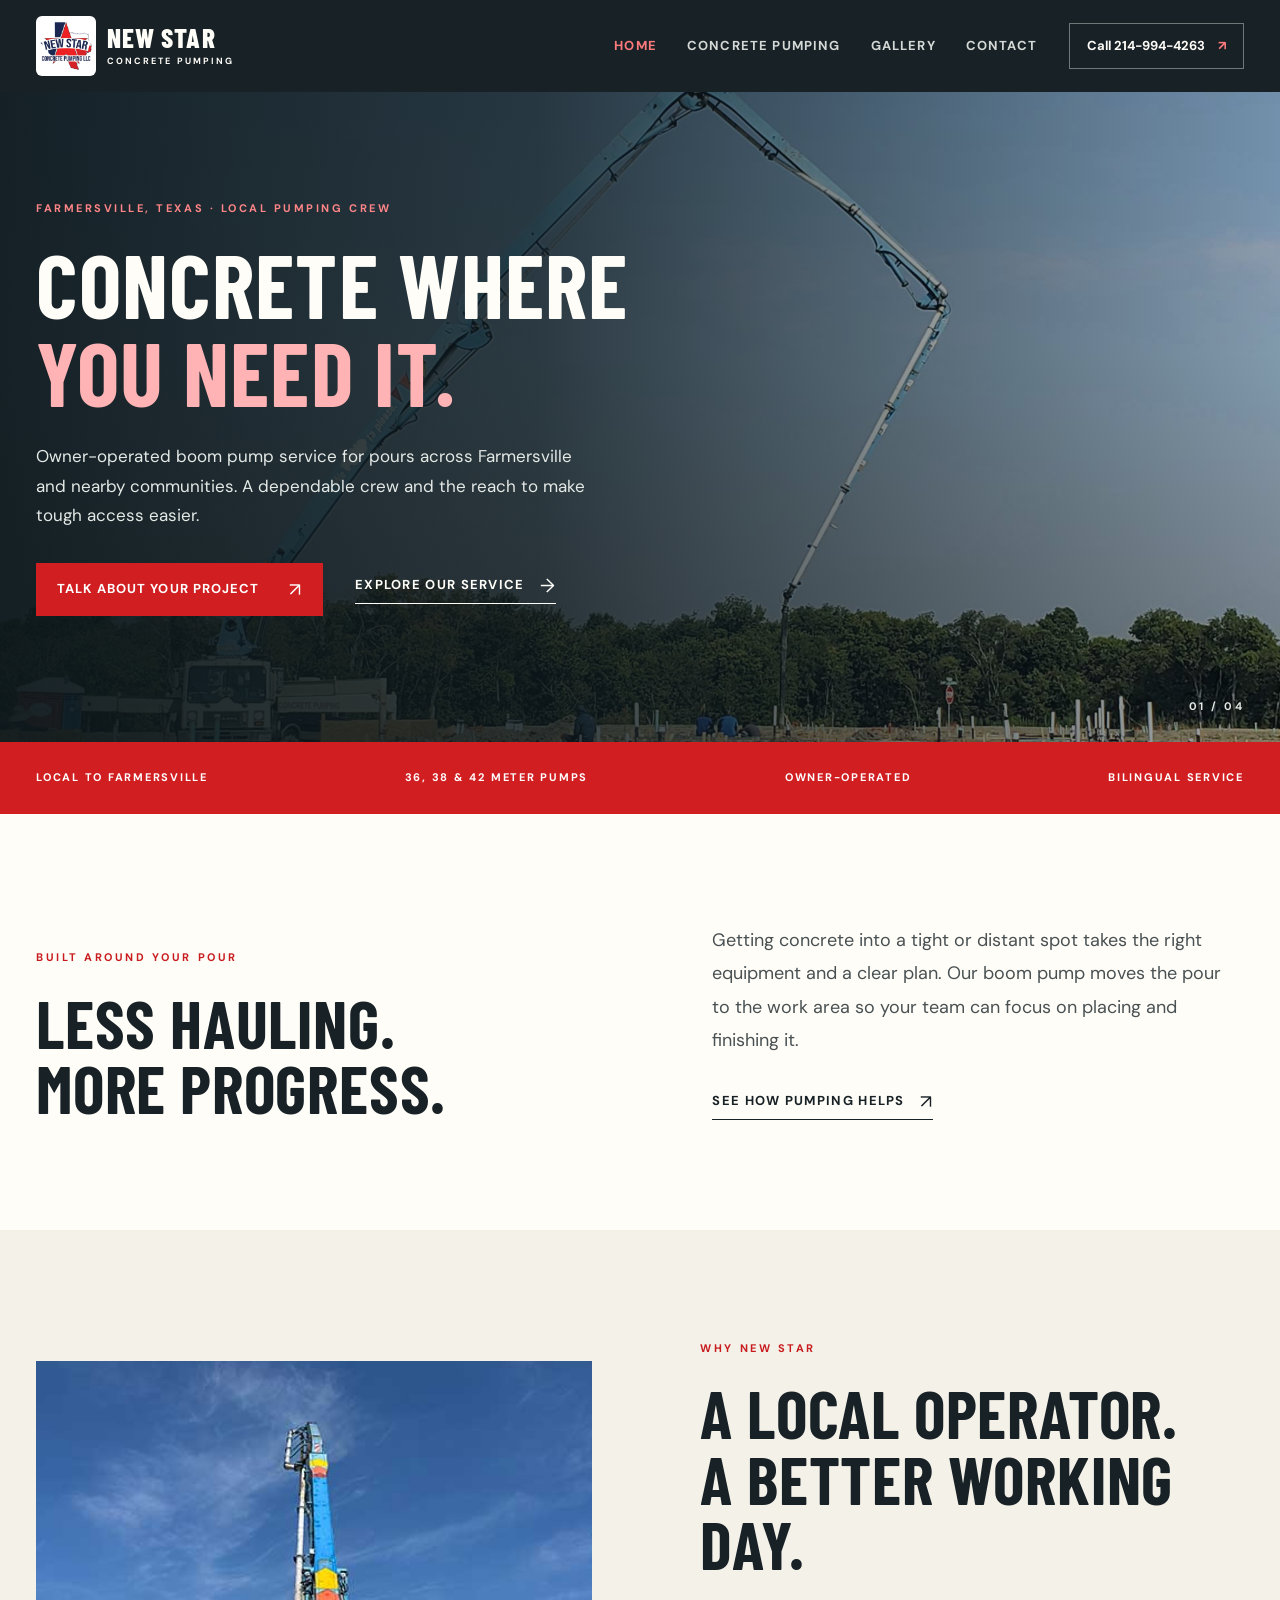
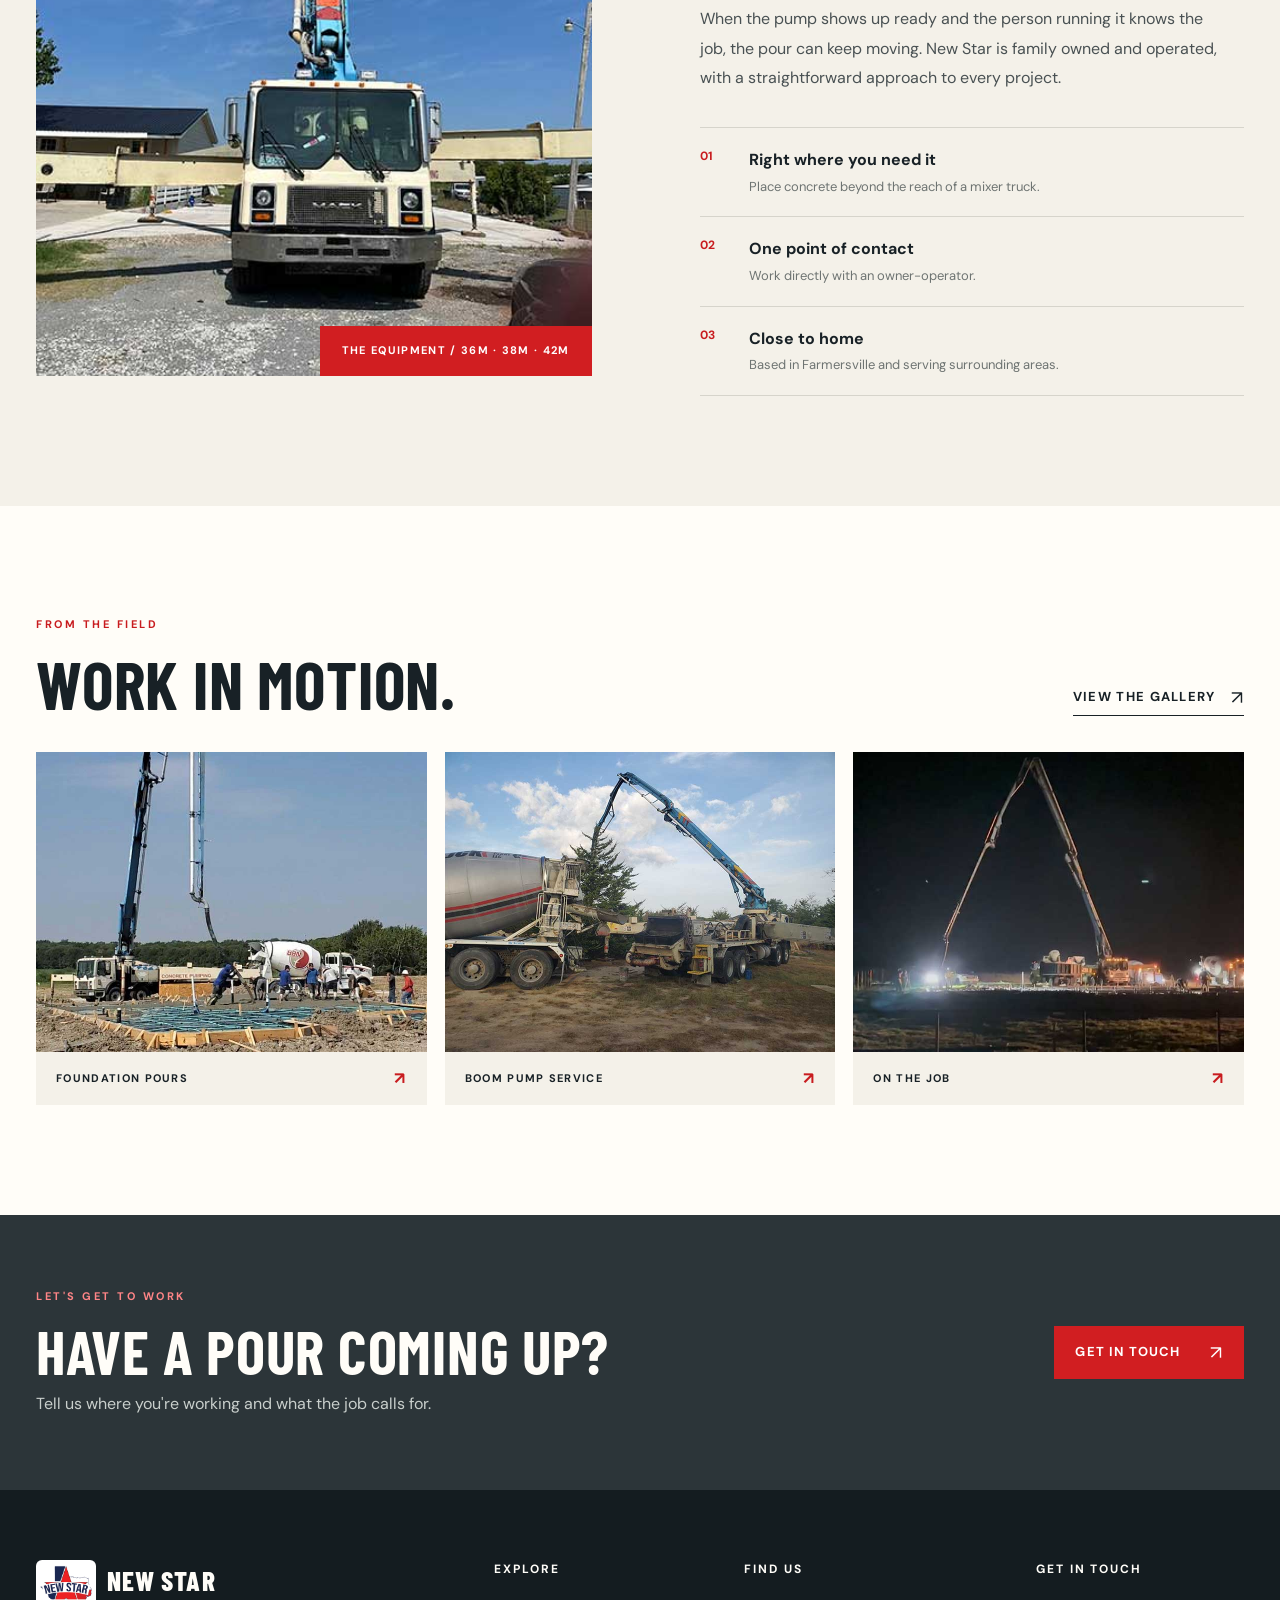
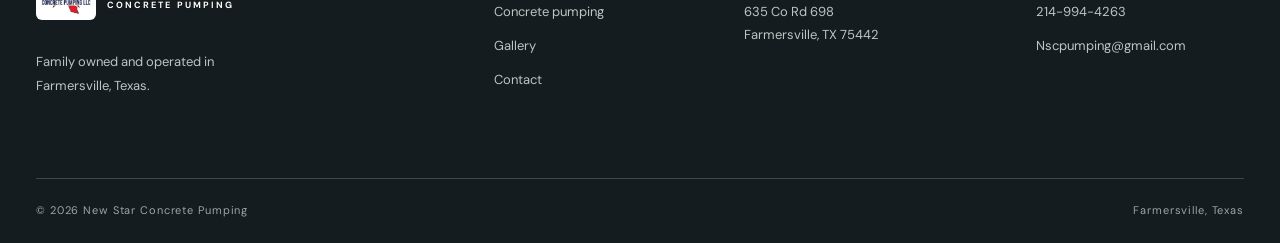
<file: index.html>
<!doctype html>
<html lang="en">
<head>
  <meta charset="utf-8">
  <meta name="viewport" content="width=device-width, initial-scale=1">
  <meta name="theme-color" content="#182126">
  <meta name="description" content="New Star Concrete Pumping provides owner-operated boom pump service in Farmersville, Texas and surrounding communities.">
  <title>New Star Concrete Pumping | Farmersville, TX</title>
  <link rel="icon" type="image/jpeg" href="assets/logo.jpg">
  <link rel="stylesheet" href="styles.css">
  <script src="site-config.js" defer></script>
  <script src="site.js" defer></script>
</head>
<body>
  <a class="skip-link" href="#main">Skip to content</a>
  <header class="site-header">
    <div class="header-inner wrap">
      <a class="brand" href="./" aria-label="New Star Concrete Pumping home"><img src="assets/logo.jpg" alt="" width="60" height="60"><span>NEW STAR<small>CONCRETE PUMPING</small></span></a>
      <button class="menu-button" type="button" data-menu-button aria-expanded="false" aria-controls="primary-nav">Menu <span aria-hidden="true">☰</span></button>
      <nav id="primary-nav" class="site-nav" data-menu aria-label="Main navigation"><a href="./" aria-current="page">Home</a><a href="concrete-pumping/">Concrete pumping</a><a href="gallery/">Gallery</a><a href="contact-us/">Contact</a></nav>
      <a class="header-call" href="tel:+12149944263">Call 214-994-4263 <span aria-hidden="true">↗</span></a>
    </div>
  </header>
  <main id="main">
    <section class="hero home-hero">
      <div class="hero-photo" role="img" aria-label="Concrete boom pump working at a construction site"></div>
      <div class="wrap hero-content"><p class="eyebrow light">FARMERSVILLE, TEXAS · LOCAL PUMPING CREW</p><h1>Concrete where<br><em>you need it.</em></h1><p>Owner-operated boom pump service for pours across Farmersville and nearby communities. A dependable crew and the reach to make tough access easier.</p><div class="button-row"><a class="button button-accent" href="contact-us/">Talk about your project <span aria-hidden="true">↗</span></a><a class="text-link light-link" href="concrete-pumping/">Explore our service <span aria-hidden="true">→</span></a></div></div>
      <div class="hero-index" aria-hidden="true">01 / 04</div>
    </section>
    <div class="service-strip"><div class="wrap strip-inner"><span>LOCAL TO FARMERSVILLE</span><span>36, 38 &amp; 42 METER PUMPS</span><span>OWNER-OPERATED</span><span>BILINGUAL SERVICE</span></div></div>
    <section class="section intro-section"><div class="wrap intro-grid"><div><p class="eyebrow">BUILT AROUND YOUR POUR</p><h2>Less hauling.<br>More progress.</h2></div><div class="intro-copy"><p>Getting concrete into a tight or distant spot takes the right equipment and a clear plan. Our boom pump moves the pour to the work area so your team can focus on placing and finishing it.</p><a class="text-link" href="concrete-pumping/">See how pumping helps <span aria-hidden="true">↗</span></a></div></div></section>
    <section class="section feature-section"><div class="wrap feature-grid"><div class="feature-image"><img src="assets/new-star-concrete-boom-pump.jpg" alt="New Star concrete boom pump set up on a job site" loading="lazy" width="500" height="667"><div class="image-tag">THE EQUIPMENT / 36M · 38M · 42M</div></div><div class="feature-content"><p class="eyebrow">WHY NEW STAR</p><h2>A local operator.<br>A better working day.</h2><p>When the pump shows up ready and the person running it knows the job, the pour can keep moving. New Star is family owned and operated, with a straightforward approach to every project.</p><div class="feature-list"><div><span>01</span><strong>Right where you need it</strong><p>Place concrete beyond the reach of a mixer truck.</p></div><div><span>02</span><strong>One point of contact</strong><p>Work directly with an owner-operator.</p></div><div><span>03</span><strong>Close to home</strong><p>Based in Farmersville and serving surrounding areas.</p></div></div></div></div></section>
    <section class="section work-section"><div class="wrap"><div class="section-heading"><div><p class="eyebrow">FROM THE FIELD</p><h2>Work in motion.</h2></div><a class="text-link" href="gallery/">View the gallery <span aria-hidden="true">↗</span></a></div><div class="work-grid"><a href="gallery/" class="work-card"><img src="assets/pouring-a-foundation-in-farmersville.jpg" alt="Concrete being placed for a foundation in Farmersville" loading="lazy" width="770" height="584"><span>FOUNDATION POURS <span aria-hidden="true">↗</span></span></a><a href="gallery/" class="work-card"><img src="assets/concrete-truck-and-pump-boom.jpg" alt="Mixer truck alongside a concrete pump boom" loading="lazy" width="800" height="600"><span>BOOM PUMP SERVICE <span aria-hidden="true">↗</span></span></a><a href="gallery/" class="work-card"><img src="assets/concrete-pumping-at-night.jpg" alt="Concrete pumping work after dark" loading="lazy" width="800" height="505"><span>ON THE JOB <span aria-hidden="true">↗</span></span></a></div></div></section>
    <section class="callout"><div class="wrap callout-inner"><div><p class="eyebrow light">LET'S GET TO WORK</p><h2>Have a pour coming up?</h2><p>Tell us where you're working and what the job calls for.</p></div><a class="button button-accent" href="contact-us/">Get in touch <span aria-hidden="true">↗</span></a></div></section>
  </main>
  <footer class="site-footer"><div class="wrap footer-grid"><div><a class="brand footer-brand" href="./"><img src="assets/logo.jpg" alt="" width="60" height="60"><span>NEW STAR<small>CONCRETE PUMPING</small></span></a><p>Family owned and operated in Farmersville, Texas.</p></div><div><h2>Explore</h2><a href="concrete-pumping/">Concrete pumping</a><a href="gallery/">Gallery</a><a href="contact-us/">Contact</a></div><div><h2>Find us</h2><p>635 Co Rd 698<br>Farmersville, TX 75442</p></div><div><h2>Get in touch</h2><a href="tel:+12149944263">214-994-4263</a><a href="mailto:Nscpumping@gmail.com">Nscpumping@gmail.com</a></div></div><div class="wrap footer-bottom"><span>© <span data-year>2026</span> New Star Concrete Pumping</span><span>Farmersville, Texas</span></div></footer>
</body>
</html>
</file>
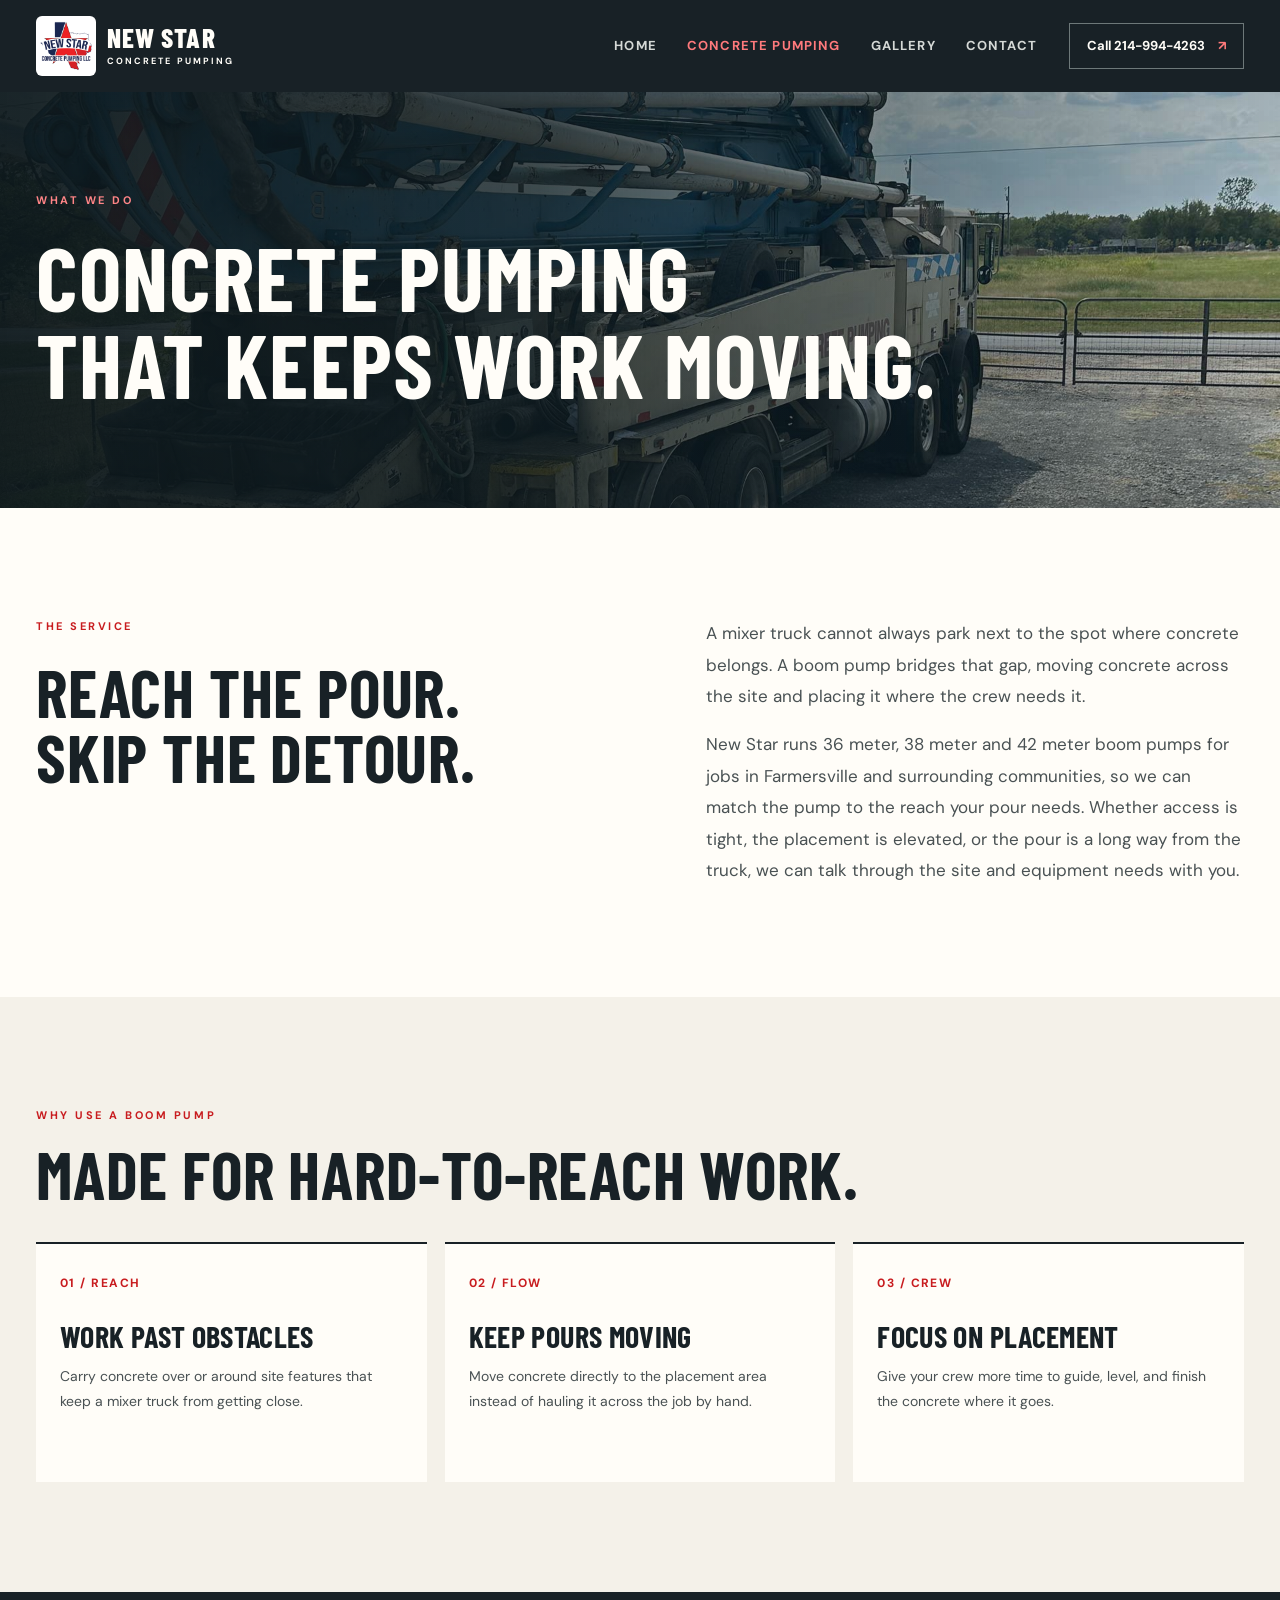
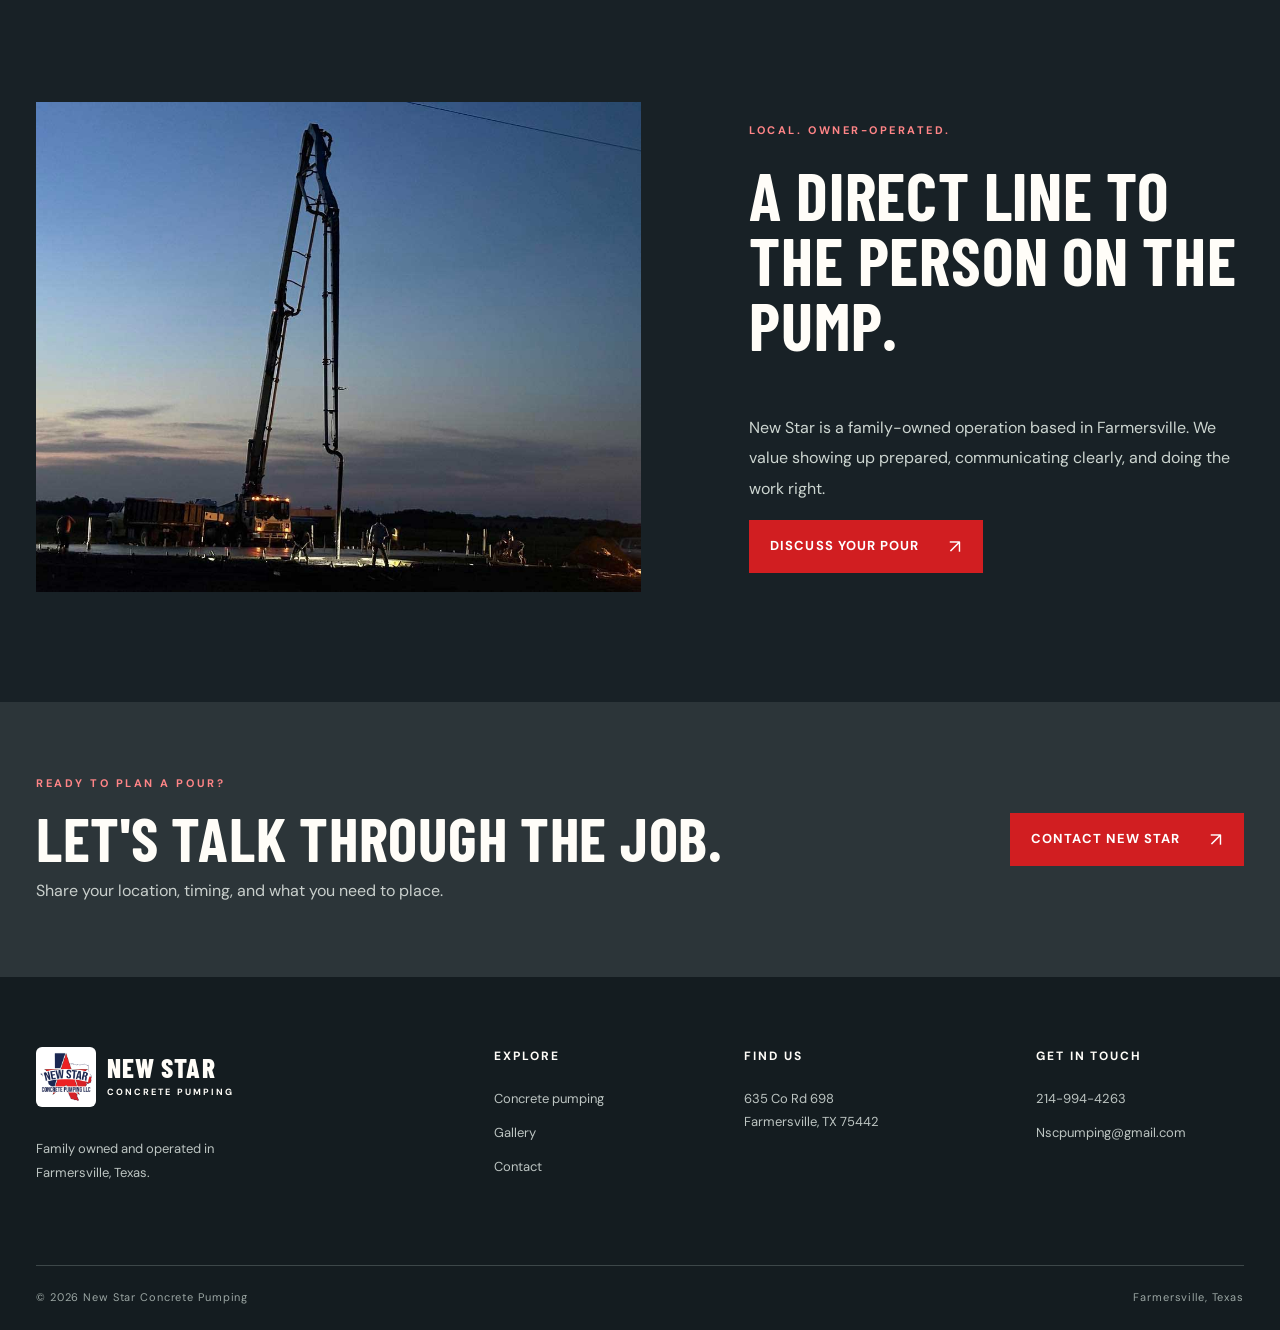
<file: concrete-pumping/index.html>
<!doctype html>
<html lang="en">
<head>
  <meta charset="utf-8"><meta name="viewport" content="width=device-width, initial-scale=1"><meta name="theme-color" content="#182126">
  <meta name="description" content="Learn how New Star's owner-operated 36, 38 and 42 meter boom pumps help place concrete for projects around Farmersville, Texas.">
  <title>Concrete Pumping | New Star Concrete Pumping</title>
  <link rel="icon" type="image/jpeg" href="../assets/logo.jpg"><link rel="stylesheet" href="../styles.css">
  <script src="../site-config.js" defer></script><script src="../site.js" defer></script>
</head>
<body>
  <a class="skip-link" href="#main">Skip to content</a>
  <header class="site-header"><div class="header-inner wrap"><a class="brand" href="../" aria-label="New Star Concrete Pumping home"><img src="../assets/logo.jpg" alt="" width="60" height="60"><span>NEW STAR<small>CONCRETE PUMPING</small></span></a><button class="menu-button" type="button" data-menu-button aria-expanded="false" aria-controls="primary-nav">Menu <span aria-hidden="true">☰</span></button><nav id="primary-nav" class="site-nav" data-menu aria-label="Main navigation"><a href="../">Home</a><a href="./" aria-current="page">Concrete pumping</a><a href="../gallery/">Gallery</a><a href="../contact-us/">Contact</a></nav><a class="header-call" href="tel:+12149944263">Call 214-994-4263 <span aria-hidden="true">↗</span></a></div></header>
  <main id="main">
    <section class="hero page-hero service-hero"><div class="hero-photo" role="img" aria-label="Concrete pump at work"></div><div class="wrap hero-content"><p class="eyebrow light">WHAT WE DO</p><h1>Concrete pumping<br>that keeps work moving.</h1></div></section>
    <section class="section split-section"><div class="wrap split-grid"><div><p class="eyebrow">THE SERVICE</p><h2>Reach the pour.<br>Skip the detour.</h2></div><div class="body-copy"><p>A mixer truck cannot always park next to the spot where concrete belongs. A boom pump bridges that gap, moving concrete across the site and placing it where the crew needs it.</p><p>New Star runs 36 meter, 38 meter and 42 meter boom pumps for jobs in Farmersville and surrounding communities, so we can match the pump to the reach your pour needs. Whether access is tight, the placement is elevated, or the pour is a long way from the truck, we can talk through the site and equipment needs with you.</p></div></div></section>
    <section class="section benefits"><div class="wrap"><div class="section-heading"><div><p class="eyebrow">WHY USE A BOOM PUMP</p><h2>Made for hard-to-reach work.</h2></div></div><div class="benefit-grid"><div class="benefit"><span class="benefit-number">01 / REACH</span><h3>Work past obstacles</h3><p>Carry concrete over or around site features that keep a mixer truck from getting close.</p></div><div class="benefit"><span class="benefit-number">02 / FLOW</span><h3>Keep pours moving</h3><p>Move concrete directly to the placement area instead of hauling it across the job by hand.</p></div><div class="benefit"><span class="benefit-number">03 / CREW</span><h3>Focus on placement</h3><p>Give your crew more time to guide, level, and finish the concrete where it goes.</p></div></div></div></section>
    <section class="section service-photo-section"><div class="wrap service-photo-grid"><img src="../assets/concrete-pouring-at-night.jpg" alt="Crew placing concrete on an active job site" width="1179" height="884" loading="lazy"><div><p class="eyebrow light">LOCAL. OWNER-OPERATED.</p><h2>A direct line to the person on the pump.</h2><p>New Star is a family-owned operation based in Farmersville. We value showing up prepared, communicating clearly, and doing the work right.</p><a class="button button-accent" href="../contact-us/">Discuss your pour <span aria-hidden="true">↗</span></a></div></div></section>
    <section class="callout"><div class="wrap callout-inner"><div><p class="eyebrow light">READY TO PLAN A POUR?</p><h2>Let's talk through the job.</h2><p>Share your location, timing, and what you need to place.</p></div><a class="button button-accent" href="../contact-us/">Contact New Star <span aria-hidden="true">↗</span></a></div></section>
  </main>
  <footer class="site-footer"><div class="wrap footer-grid"><div><a class="brand footer-brand" href="../"><img src="../assets/logo.jpg" alt="" width="60" height="60"><span>NEW STAR<small>CONCRETE PUMPING</small></span></a><p>Family owned and operated in Farmersville, Texas.</p></div><div><h2>Explore</h2><a href="../concrete-pumping/">Concrete pumping</a><a href="../gallery/">Gallery</a><a href="../contact-us/">Contact</a></div><div><h2>Find us</h2><p>635 Co Rd 698<br>Farmersville, TX 75442</p></div><div><h2>Get in touch</h2><a href="tel:+12149944263">214-994-4263</a><a href="mailto:Nscpumping@gmail.com">Nscpumping@gmail.com</a></div></div><div class="wrap footer-bottom"><span>© <span data-year>2026</span> New Star Concrete Pumping</span><span>Farmersville, Texas</span></div></footer>
</body>
</html>
</file>
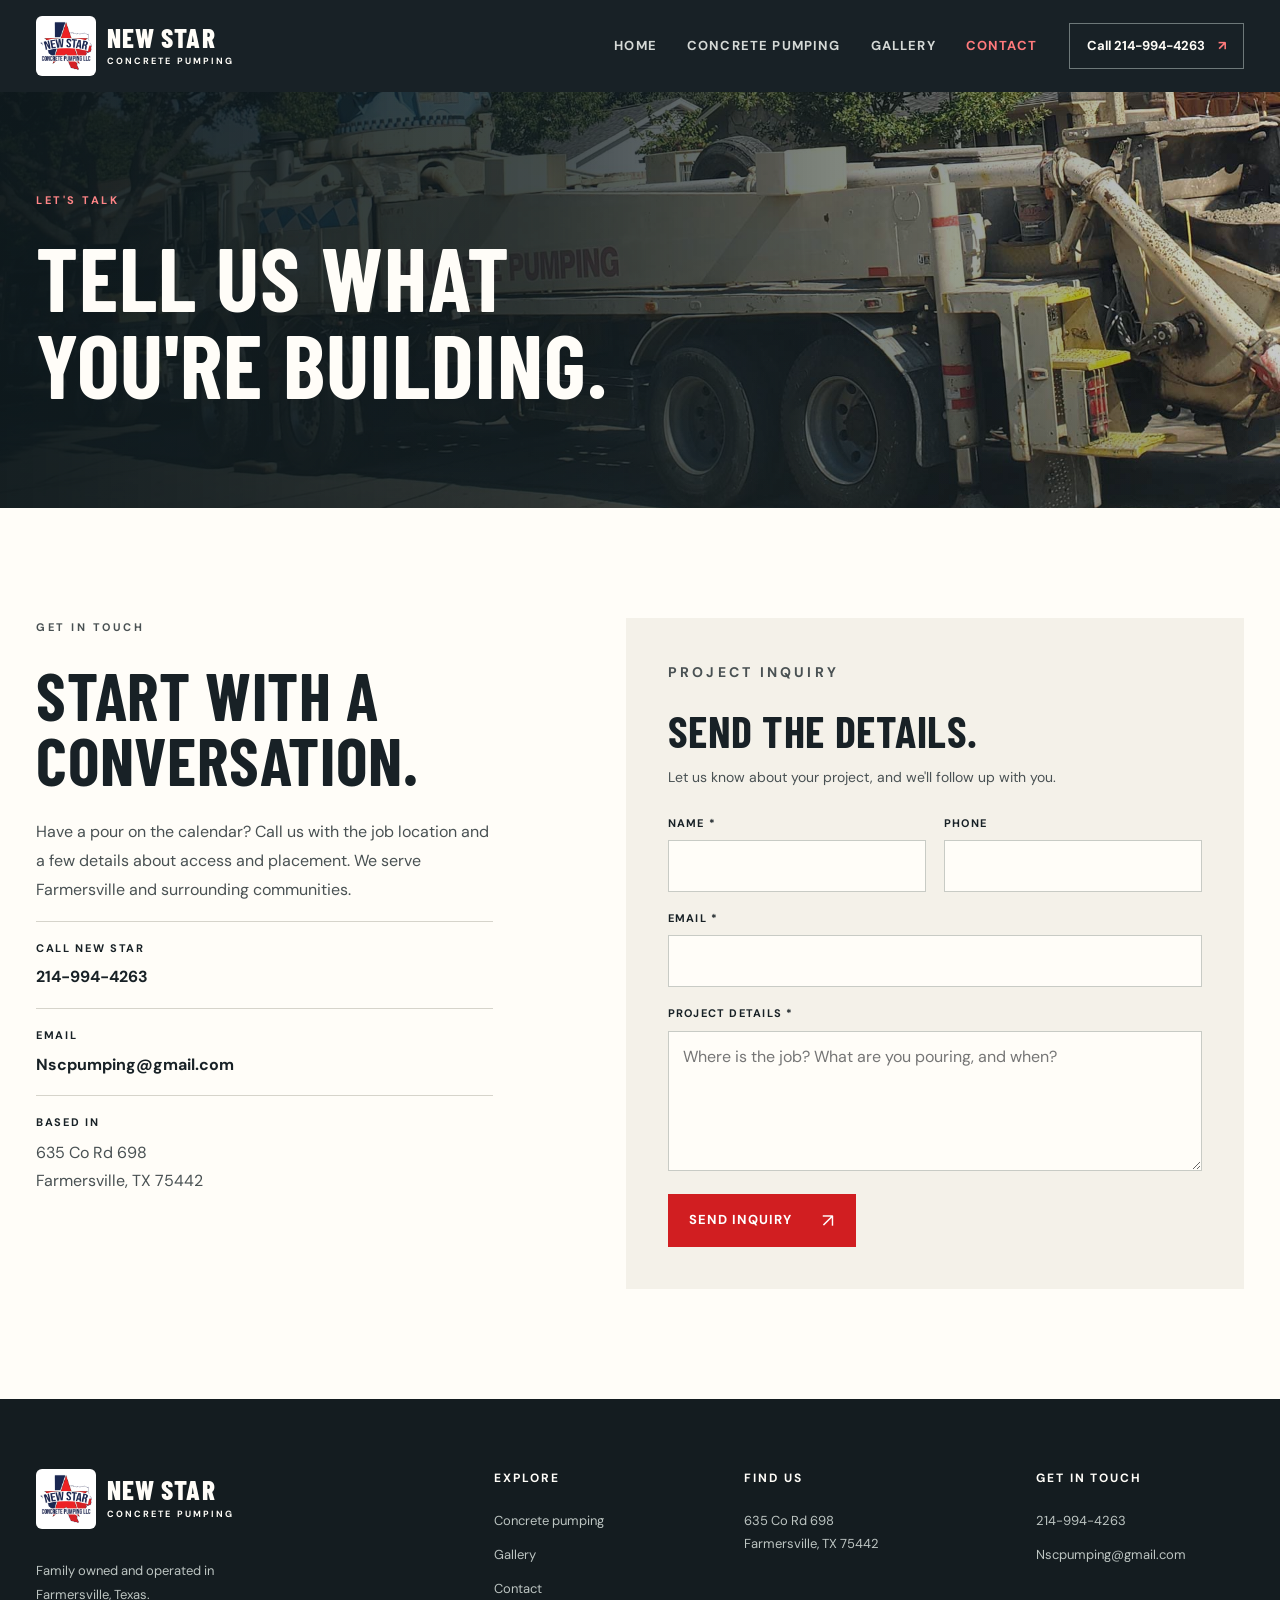
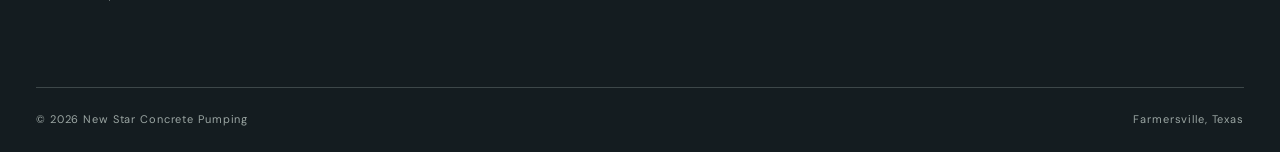
<file: contact-us/index.html>
<!doctype html>
<html lang="en">
<head>
  <meta charset="utf-8"><meta name="viewport" content="width=device-width, initial-scale=1"><meta name="theme-color" content="#182126">
  <meta name="description" content="Contact New Star Concrete Pumping in Farmersville, Texas to discuss a concrete pour or ask about boom pump service.">
  <title>Contact Us | New Star Concrete Pumping</title>
  <link rel="icon" type="image/jpeg" href="../assets/logo.jpg"><link rel="stylesheet" href="../styles.css">
  <script src="../site-config.js" defer></script><script src="../site.js" defer></script>
</head>
<body>
  <a class="skip-link" href="#main">Skip to content</a>
  <header class="site-header"><div class="header-inner wrap"><a class="brand" href="../" aria-label="New Star Concrete Pumping home"><img src="../assets/logo.jpg" alt="" width="60" height="60"><span>NEW STAR<small>CONCRETE PUMPING</small></span></a><button class="menu-button" type="button" data-menu-button aria-expanded="false" aria-controls="primary-nav">Menu <span aria-hidden="true">☰</span></button><nav id="primary-nav" class="site-nav" data-menu aria-label="Main navigation"><a href="../">Home</a><a href="../concrete-pumping/">Concrete pumping</a><a href="../gallery/">Gallery</a><a href="./" aria-current="page">Contact</a></nav><a class="header-call" href="tel:+12149944263">Call 214-994-4263 <span aria-hidden="true">↗</span></a></div></header>
  <main id="main">
    <section class="hero page-hero contact-hero"><div class="hero-photo" role="img" aria-label="New Star concrete pump at a construction site"></div><div class="wrap hero-content"><p class="eyebrow light">LET'S TALK</p><h1>Tell us what<br>you're building.</h1></div></section>
    <section class="section contact-section"><div class="wrap contact-grid"><div><p class="eyebrow">GET IN TOUCH</p><h2>Start with a conversation.</h2><p>Have a pour on the calendar? Call us with the job location and a few details about access and placement. We serve Farmersville and surrounding communities.</p><div class="contact-detail"><strong>Call New Star</strong><a href="tel:+12149944263">214-994-4263</a></div><div class="contact-detail"><strong>Email</strong><a href="mailto:Nscpumping@gmail.com">Nscpumping@gmail.com</a></div><div class="contact-detail"><strong>Based in</strong><p>635 Co Rd 698<br>Farmersville, TX 75442</p></div></div><div class="form-panel"><p class="eyebrow">PROJECT INQUIRY</p><h2>Send the details.</h2><p>Let us know about your project, and we'll follow up with you.</p><p class="form-unavailable" data-form-unavailable role="status">Online inquiries are not set up yet. Please <a href="tel:+12149944263">call 214-994-4263</a> to discuss your project.</p><form data-contact-form hidden method="POST" action="" aria-label="Project inquiry form"><input type="hidden" name="_subject" value="New Star Concrete Pumping website inquiry"><input type="text" name="_honey" tabindex="-1" autocomplete="off" class="honeypot" aria-hidden="true"><div class="form-grid"><div class="field"><label for="name">Name *</label><input id="name" name="name" type="text" autocomplete="name" required maxlength="120"></div><div class="field"><label for="phone">Phone</label><input id="phone" name="phone" type="tel" autocomplete="tel" maxlength="40"></div><div class="field full"><label for="email">Email *</label><input id="email" name="email" type="email" autocomplete="email" required maxlength="254"></div><div class="field full"><label for="message">Project details *</label><textarea id="message" name="message" required maxlength="3000" placeholder="Where is the job? What are you pouring, and when?"></textarea></div></div><button class="button button-accent" type="submit">Send inquiry <span aria-hidden="true">↗</span></button></form></div></div></section>
  </main>
  <footer class="site-footer"><div class="wrap footer-grid"><div><a class="brand footer-brand" href="../"><img src="../assets/logo.jpg" alt="" width="60" height="60"><span>NEW STAR<small>CONCRETE PUMPING</small></span></a><p>Family owned and operated in Farmersville, Texas.</p></div><div><h2>Explore</h2><a href="../concrete-pumping/">Concrete pumping</a><a href="../gallery/">Gallery</a><a href="../contact-us/">Contact</a></div><div><h2>Find us</h2><p>635 Co Rd 698<br>Farmersville, TX 75442</p></div><div><h2>Get in touch</h2><a href="tel:+12149944263">214-994-4263</a><a href="mailto:Nscpumping@gmail.com">Nscpumping@gmail.com</a></div></div><div class="wrap footer-bottom"><span>© <span data-year>2026</span> New Star Concrete Pumping</span><span>Farmersville, Texas</span></div></footer>
</body>
</html>
</file>
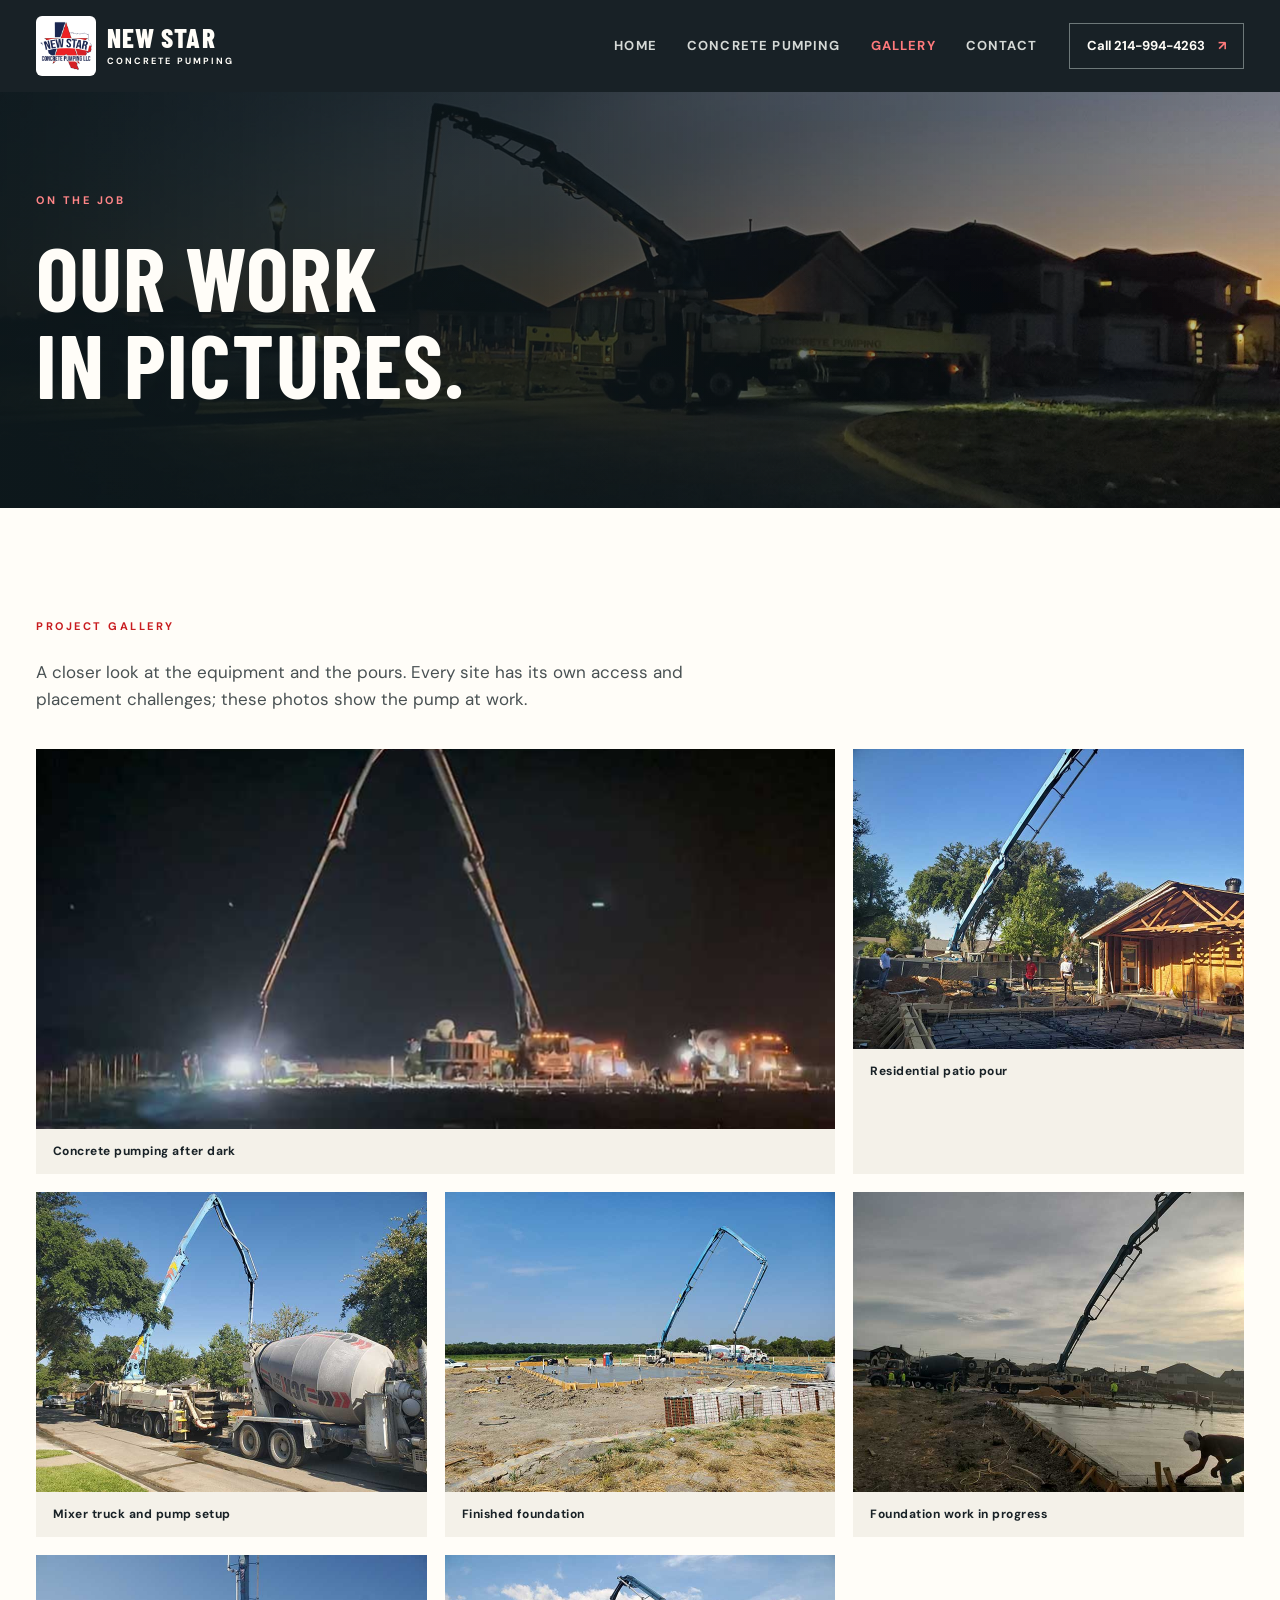
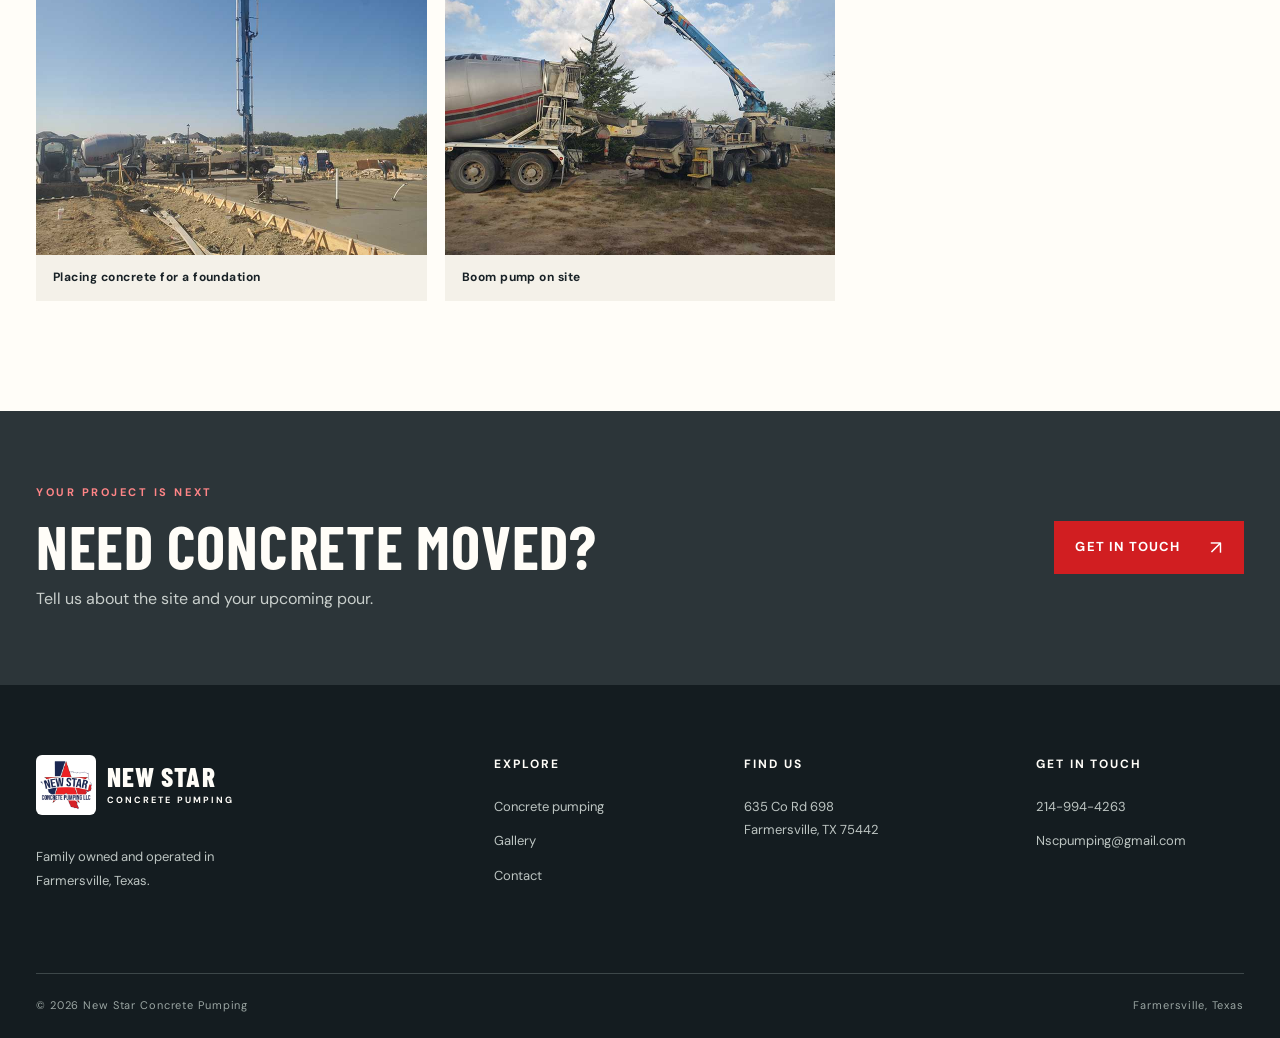
<file: gallery/index.html>
<!doctype html>
<html lang="en">
<head>
  <meta charset="utf-8"><meta name="viewport" content="width=device-width, initial-scale=1"><meta name="theme-color" content="#182126">
  <meta name="description" content="See New Star Concrete Pumping on job sites around Farmersville, Texas, from foundation pours to boom pump work.">
  <title>Project Gallery | New Star Concrete Pumping</title>
  <link rel="icon" type="image/jpeg" href="../assets/logo.jpg"><link rel="stylesheet" href="../styles.css">
  <script src="../site-config.js" defer></script><script src="../site.js" defer></script>
</head>
<body>
  <a class="skip-link" href="#main">Skip to content</a>
  <header class="site-header"><div class="header-inner wrap"><a class="brand" href="../" aria-label="New Star Concrete Pumping home"><img src="../assets/logo.jpg" alt="" width="60" height="60"><span>NEW STAR<small>CONCRETE PUMPING</small></span></a><button class="menu-button" type="button" data-menu-button aria-expanded="false" aria-controls="primary-nav">Menu <span aria-hidden="true">☰</span></button><nav id="primary-nav" class="site-nav" data-menu aria-label="Main navigation"><a href="../">Home</a><a href="../concrete-pumping/">Concrete pumping</a><a href="./" aria-current="page">Gallery</a><a href="../contact-us/">Contact</a></nav><a class="header-call" href="tel:+12149944263">Call 214-994-4263 <span aria-hidden="true">↗</span></a></div></header>
  <main id="main">
    <section class="hero page-hero gallery-hero"><div class="hero-photo" role="img" aria-label="Concrete pumping site"></div><div class="wrap hero-content"><p class="eyebrow light">ON THE JOB</p><h1>Our work<br>in pictures.</h1></div></section>
    <section class="section gallery-section"><div class="wrap"><p class="eyebrow">PROJECT GALLERY</p><p class="gallery-intro">A closer look at the equipment and the pours. Every site has its own access and placement challenges; these photos show the pump at work.</p><div class="gallery-grid">
      <figure><img src="../assets/concrete-pumping-at-night.jpg" alt="Boom pump placing concrete on a night job" width="800" height="505"><figcaption>Concrete pumping after dark</figcaption></figure>
      <figure><img src="../assets/pumping-for-a-residential-patio.jpg" alt="Concrete being pumped for a residential patio" width="800" height="600" loading="lazy"><figcaption>Residential patio pour</figcaption></figure>
      <figure><img src="../assets/concrete-truck-refilling-pump-truck.jpg" alt="Mixer truck delivering concrete to the pump truck" width="800" height="600" loading="lazy"><figcaption>Mixer truck and pump setup</figcaption></figure>
      <figure><img src="../assets/foundation-pour-completed.jpg" alt="Finished foundation pour" width="800" height="600" loading="lazy"><figcaption>Finished foundation</figcaption></figure>
      <figure><img src="../assets/foundation-pouring.jpg" alt="Crew working on a foundation pour" width="800" height="600" loading="lazy"><figcaption>Foundation work in progress</figcaption></figure>
      <figure><img src="../assets/foundation-pour.jpg" alt="Concrete foundation during a pour" width="800" height="600" loading="lazy"><figcaption>Placing concrete for a foundation</figcaption></figure>
      <figure><img src="../assets/concrete-truck-and-pump-boom.jpg" alt="Pump boom extended beside a concrete mixer truck" width="800" height="600" loading="lazy"><figcaption>Boom pump on site</figcaption></figure>
    </div></div></section>
    <section class="callout"><div class="wrap callout-inner"><div><p class="eyebrow light">YOUR PROJECT IS NEXT</p><h2>Need concrete moved?</h2><p>Tell us about the site and your upcoming pour.</p></div><a class="button button-accent" href="../contact-us/">Get in touch <span aria-hidden="true">↗</span></a></div></section>
  </main>
  <footer class="site-footer"><div class="wrap footer-grid"><div><a class="brand footer-brand" href="../"><img src="../assets/logo.jpg" alt="" width="60" height="60"><span>NEW STAR<small>CONCRETE PUMPING</small></span></a><p>Family owned and operated in Farmersville, Texas.</p></div><div><h2>Explore</h2><a href="../concrete-pumping/">Concrete pumping</a><a href="../gallery/">Gallery</a><a href="../contact-us/">Contact</a></div><div><h2>Find us</h2><p>635 Co Rd 698<br>Farmersville, TX 75442</p></div><div><h2>Get in touch</h2><a href="tel:+12149944263">214-994-4263</a><a href="mailto:Nscpumping@gmail.com">Nscpumping@gmail.com</a></div></div><div class="wrap footer-bottom"><span>© <span data-year>2026</span> New Star Concrete Pumping</span><span>Farmersville, Texas</span></div></footer>
</body>
</html>
</file>
<file: styles.css>
@import url('https://fonts.googleapis.com/css2?family=Barlow+Condensed:wght@500;600;700;800&family=DM+Sans:wght@400;500;600;700&display=swap');

:root{--ink:#182126;--ink-soft:#2c3539;--paper:#f4f1e9;--white:#fffdf8;--muted:#6e7472;--line:#d6d4cb;--accent:#ed2124;--accent-strong:#d11e21;--accent-light:#ff7a7c;--accent-dark:#c81c1f}
*,*::before,*::after{box-sizing:border-box}
html{scroll-behavior:smooth}
body{margin:0;background:var(--paper);color:var(--ink);font-family:'DM Sans',Arial,sans-serif;line-height:1.6}
img{display:block;max-width:100%}
a{color:inherit;text-decoration:none}
a:hover{text-decoration:none}
button,input,textarea{font:inherit}
button,a,input,textarea{outline-offset:4px}
[hidden]{display:none!important}
.wrap{width:min(100% - 72px,1220px);margin-inline:auto}
.skip-link{position:absolute;top:-100px;left:12px;z-index:100;background:var(--white);padding:10px 16px}.skip-link:focus{top:12px}
.site-header{background:var(--ink);color:var(--white);position:relative;z-index:10}
.header-inner{min-height:92px;display:flex;align-items:center;gap:32px}
.brand{display:inline-flex;align-items:center;gap:11px;flex-shrink:0;font-family:'Barlow Condensed',Impact,sans-serif;font-size:27px;font-weight:800;line-height:.88;letter-spacing:.04em}
.brand img{width:60px;height:60px;object-fit:contain;background:#fff;border-radius:6px;padding:2px}.brand small{display:block;font-family:'DM Sans',Arial,sans-serif;font-size:9px;font-weight:700;letter-spacing:.23em;margin-top:9px}
.site-nav{display:flex;align-items:center;gap:30px;margin-left:auto;font-size:13px;font-weight:700;text-transform:uppercase;letter-spacing:.09em}
.site-nav a{padding:12px 0;color:#d5d9d6;white-space:nowrap}.site-nav a:hover,.site-nav a[aria-current=page]{color:var(--accent-light)}
.header-call{border:1px solid #6d7879;padding:12px 17px;font-weight:700;font-size:13px;white-space:nowrap}.header-call span{color:var(--accent-light);margin-left:10px}.header-call:hover{border-color:var(--accent)}
.menu-button{display:none}
.eyebrow{margin:0 0 24px;color:var(--accent-dark);font-size:11px;font-weight:700;letter-spacing:.23em;line-height:1.5}.eyebrow.light{color:#ff8587}
h1,h2,h3,p{margin-top:0}h1,h2,h3{font-family:'Barlow Condensed',Impact,sans-serif;line-height:.98;text-transform:uppercase;letter-spacing:.012em}h1{font-size:clamp(58px,7vw,108px);font-weight:700}h2{font-size:clamp(46px,5.2vw,78px);font-weight:700}h3{font-size:30px}
.hero{position:relative;color:var(--white);isolation:isolate;overflow:hidden;background:var(--ink)}
.home-hero{min-height:650px;display:flex;align-items:center}.hero-photo{position:absolute;inset:0;z-index:-2;background:url('assets/concrete-boom-pump-extended.jpg') center 52%/cover no-repeat}.hero::after{content:"";position:absolute;inset:0;z-index:-1;background:linear-gradient(90deg,rgba(13,24,28,.94) 0%,rgba(13,24,28,.78) 42%,rgba(13,24,28,.15) 100%),linear-gradient(0deg,rgba(13,24,28,.25),transparent 60%)}
.hero-content{padding-block:96px 114px}.hero-content h1{max-width:850px;margin-bottom:26px}.hero-content h1 em{font-style:normal;color:#ffb3b4}.hero-content>p:not(.eyebrow){max-width:550px;color:#e4e9e6;font-size:17px;line-height:1.75;margin-bottom:32px}
.button-row{display:flex;align-items:center;gap:32px;flex-wrap:wrap}.button{display:inline-flex;justify-content:space-between;align-items:center;gap:30px;min-height:53px;padding:12px 21px;font-weight:700;font-size:13px;text-transform:uppercase;letter-spacing:.08em;transition:background .2s,transform .2s}.button:hover{transform:translateY(-2px)}.button-accent{background:var(--accent-strong);color:#fff}.button-accent:hover{background:#b3181b}.button span,.text-link span{font-size:19px;font-weight:400;line-height:1}
.text-link{display:inline-flex;align-items:center;gap:15px;border-bottom:1px solid currentColor;padding-bottom:7px;font-size:13px;font-weight:700;text-transform:uppercase;letter-spacing:.1em}.text-link:hover{color:var(--accent-dark)}.light-link:hover{color:var(--accent-light)}
.hero-index{position:absolute;right:36px;bottom:26px;color:#e4e9e6;font-size:11px;font-weight:700;letter-spacing:.22em}
.service-strip{background:var(--accent-strong);color:#fff}.strip-inner{min-height:72px;display:flex;justify-content:space-between;align-items:center;gap:16px}.strip-inner span{font-size:11px;font-weight:700;letter-spacing:.16em;text-align:center}
.section{padding-block:110px}.intro-section{background:var(--white)}.intro-grid{display:grid;grid-template-columns:1fr 1fr;gap:12%;align-items:end}.intro-grid h2{margin-bottom:0}.intro-copy p{max-width:530px;color:#495153;font-size:18px;line-height:1.85;margin-bottom:30px}
.feature-section{background:var(--paper)}.feature-grid{display:grid;grid-template-columns:46% 1fr;gap:9%;align-items:center}.feature-image{position:relative;min-height:615px;background:#d6d4cb}.feature-image img{width:100%;height:615px;object-fit:cover}.image-tag{position:absolute;bottom:0;right:0;background:var(--accent-strong);color:#fff;padding:16px 22px;font-size:11px;font-weight:700;letter-spacing:.12em}.feature-content h2{margin-bottom:28px}.feature-content>p:not(.eyebrow){color:#495153;max-width:520px;line-height:1.85}.feature-list{border-top:1px solid var(--line);margin-top:34px}.feature-list>div{display:grid;grid-template-columns:39px 1fr;column-gap:10px;border-bottom:1px solid var(--line);padding:19px 0}.feature-list span{grid-row:span 2;color:var(--accent-dark);font-size:12px;font-weight:700}.feature-list strong{font-size:16px}.feature-list p{margin:4px 0 0;color:var(--muted);font-size:13px}
.work-section{background:var(--white)}.section-heading{display:flex;justify-content:space-between;align-items:end;gap:20px;margin-bottom:36px}.section-heading h2{margin-bottom:0}.section-heading .eyebrow{margin-bottom:18px}.work-grid{display:grid;grid-template-columns:repeat(3,1fr);gap:18px}.work-card{background:var(--paper);overflow:hidden}.work-card img{width:100%;height:300px;object-fit:cover;transition:transform .3s}.work-card:hover img{transform:scale(1.04)}.work-card>span{display:flex;justify-content:space-between;padding:18px 20px;font-size:11px;font-weight:700;letter-spacing:.12em}.work-card>span span{color:var(--accent-dark);font-size:17px;line-height:1}
.callout{background:var(--ink-soft);color:var(--white);padding-block:73px}.callout-inner{display:flex;justify-content:space-between;align-items:center;gap:28px}.callout h2{font-size:clamp(42px,4.8vw,70px);margin-bottom:10px}.callout p:not(.eyebrow){margin:0;color:#c9cfcc}.callout .eyebrow{margin-bottom:16px}
.site-footer{background:#141c20;color:var(--white)}.footer-grid{display:grid;grid-template-columns:2fr 1fr 1.2fr 1fr;gap:42px;padding-block:70px}.footer-grid h2{font-family:'DM Sans',Arial,sans-serif;font-size:12px;line-height:1.5;letter-spacing:.16em;margin:0 0 22px}.footer-grid p,.footer-grid a:not(.brand){display:block;margin:0 0 11px;font-size:13px;color:#bdc5c2;line-height:1.8}.footer-grid a:hover{color:var(--accent-light)}.footer-grid>div:first-child p{margin-top:23px;max-width:210px}.footer-bottom{display:flex;justify-content:space-between;gap:16px;border-top:1px solid #3d4749;padding-block:23px;color:#9ba6a3;font-size:11px;letter-spacing:.08em}
.page-hero{min-height:415px;display:flex;align-items:center}.page-hero .hero-content{padding-block:100px}.page-hero h1{margin:0;max-width:1000px}.page-hero .hero-photo{background-position:center}.service-hero .hero-photo{background-image:url('assets/farmersville-concrete-pumping-company.jpg')}.contact-hero .hero-photo{background-image:url('assets/concrete-pumping-company-farmersville-tx.jpg')}.gallery-hero .hero-photo{background-image:url('assets/concrete-pumping-farmersville-tx.jpg')}
.split-section{background:var(--white)}.split-grid{display:grid;grid-template-columns:1fr 1fr;gap:11%;align-items:start}.split-grid h2{margin-bottom:0}.body-copy p{color:#495153;line-height:1.85;font-size:17px}.body-copy p:last-child{margin-bottom:0}
.benefits{background:var(--paper)}.benefit-grid{display:grid;grid-template-columns:repeat(3,1fr);gap:18px}.benefit{border-top:2px solid var(--ink);padding:25px 24px 12px;background:var(--white);min-height:240px}.benefit-number{color:var(--accent-dark);font-size:12px;font-weight:700;letter-spacing:.12em}.benefit h3{margin:27px 0 13px}.benefit p{font-size:14px;color:#495153;line-height:1.75}
.service-photo-section{background:var(--ink);color:var(--white)}.service-photo-grid{display:grid;grid-template-columns:1.1fr .9fr;gap:9%;align-items:center}.service-photo-grid img{width:100%;height:490px;object-fit:cover}.service-photo-grid p:not(.eyebrow){color:#ccd5d0;line-height:1.9}.service-photo-grid h2{max-width:500px}
.gallery-section{background:var(--white)}.gallery-intro{max-width:660px;margin-bottom:36px;color:#495153;font-size:17px}.gallery-grid{display:grid;grid-template-columns:repeat(3,1fr);gap:18px}.gallery-grid figure{margin:0;background:var(--paper)}.gallery-grid img{width:100%;height:300px;object-fit:cover}.gallery-grid figure:first-child{grid-column:span 2}.gallery-grid figure:first-child img{height:380px}.gallery-grid figcaption{padding:13px 17px;font-size:12px;font-weight:700;letter-spacing:.04em}
.contact-section{background:var(--white)}.contact-grid{display:grid;grid-template-columns:.85fr 1.15fr;gap:11%}.contact-grid h2{margin-bottom:26px}.contact-grid p{color:#495153;line-height:1.8}.contact-detail{border-top:1px solid var(--line);padding:18px 0}.contact-detail strong{display:block;color:var(--ink);font-size:11px;letter-spacing:.15em;text-transform:uppercase;margin-bottom:7px}.contact-detail a{color:var(--ink);font-weight:700}.contact-detail a:hover{color:var(--accent-dark)}.contact-detail p{margin:0}.form-panel{background:var(--paper);padding:42px}.form-panel h2{font-size:44px;margin-bottom:13px}.form-panel>p{font-size:14px;margin-bottom:24px}.form-grid{display:grid;grid-template-columns:1fr 1fr;gap:18px}.field{display:flex;flex-direction:column;gap:8px}.field.full{grid-column:1/-1}.field label{font-size:11px;font-weight:700;letter-spacing:.11em;text-transform:uppercase}.field input,.field textarea{width:100%;border:1px solid #c8cbc5;border-radius:0;background:var(--white);color:var(--ink);padding:12px 14px}.field textarea{resize:vertical;min-height:140px}.form-panel form button{border:0;margin-top:23px;cursor:pointer}.form-unavailable{border-left:3px solid var(--accent);padding:16px 20px;background:var(--white);color:var(--ink)!important}.form-unavailable a{font-weight:700;text-decoration:underline}
.honeypot{position:absolute;left:-9999px;width:1px;height:1px;opacity:0}
.form-panel form button:disabled{cursor:wait;opacity:.65;transform:none}.form-status{margin:16px 0 0;padding:14px 16px;font-size:14px;line-height:1.6;background:var(--white);border-left:3px solid var(--ink)}.form-status[data-state="success"]{border-color:#467a5b}.form-status[data-state="error"]{border-color:var(--accent-dark)}
@media(max-width:1050px){.header-call{display:none}.feature-grid{gap:6%}.footer-grid{gap:26px}}
@media(max-width:760px){.wrap{width:min(100% - 36px,1220px)}.header-inner{min-height:76px}.brand{font-size:24px}.brand img{width:52px;height:52px}.menu-button{display:flex;align-items:center;gap:10px;margin-left:auto;border:1px solid #697475;background:none;color:var(--white);padding:9px 12px;font-size:12px;text-transform:uppercase;letter-spacing:.1em}.site-nav{display:none;position:absolute;top:100%;left:0;right:0;background:var(--ink);padding:14px 18px 26px;flex-direction:column;align-items:stretch;gap:0;border-top:1px solid #3d4749}.site-nav.is-open{display:flex}.site-nav a{padding:12px}.home-hero{min-height:610px}.hero::after{background:linear-gradient(90deg,rgba(13,24,28,.9),rgba(13,24,28,.5)),linear-gradient(0deg,rgba(13,24,28,.4),transparent)}.hero-content{padding-block:83px 90px}.hero-content h1{font-size:clamp(56px,11vw,83px)}.hero-content>p:not(.eyebrow){font-size:15px}.hero-index{right:18px}.strip-inner{display:grid;grid-template-columns:1fr 1fr;padding-block:18px;gap:11px}.strip-inner span{font-size:9px}.section{padding-block:70px}.intro-grid,.split-grid,.feature-grid,.service-photo-grid,.contact-grid{grid-template-columns:1fr;gap:30px}.intro-copy p{font-size:16px}.feature-image,.feature-image img{min-height:0;height:480px}.feature-content{padding-top:12px}.work-grid,.benefit-grid{grid-template-columns:1fr 1fr}.work-card img{height:230px}.callout-inner{align-items:flex-start;flex-direction:column}.footer-grid{grid-template-columns:1fr 1fr;gap:38px}.page-hero{min-height:320px}.page-hero .hero-content{padding-block:80px}.service-photo-grid img{height:360px}.gallery-grid{grid-template-columns:1fr 1fr}.gallery-grid figure:first-child img{height:310px}}
@media(max-width:520px){.button-row{align-items:flex-start;flex-direction:column;gap:20px}.eyebrow{font-size:10px}.hero-content h1{font-size:55px}.work-grid,.benefit-grid,.gallery-grid{grid-template-columns:1fr}.work-card img,.gallery-grid img,.gallery-grid figure:first-child img{height:270px}.gallery-grid figure:first-child{grid-column:auto}.feature-image,.feature-image img{height:420px}.section-heading{align-items:flex-start;flex-direction:column}.footer-grid{grid-template-columns:1fr 1fr;gap:32px}.footer-grid>div:first-child{grid-column:span 2}.footer-bottom{flex-direction:column}.form-panel{padding:26px 20px}.form-grid{grid-template-columns:1fr}.field.full{grid-column:auto}.page-hero h1{font-size:56px}}
@media(prefers-reduced-motion:reduce){html{scroll-behavior:auto}*,*::before,*::after{transition-duration:0s!important}}
</file>
